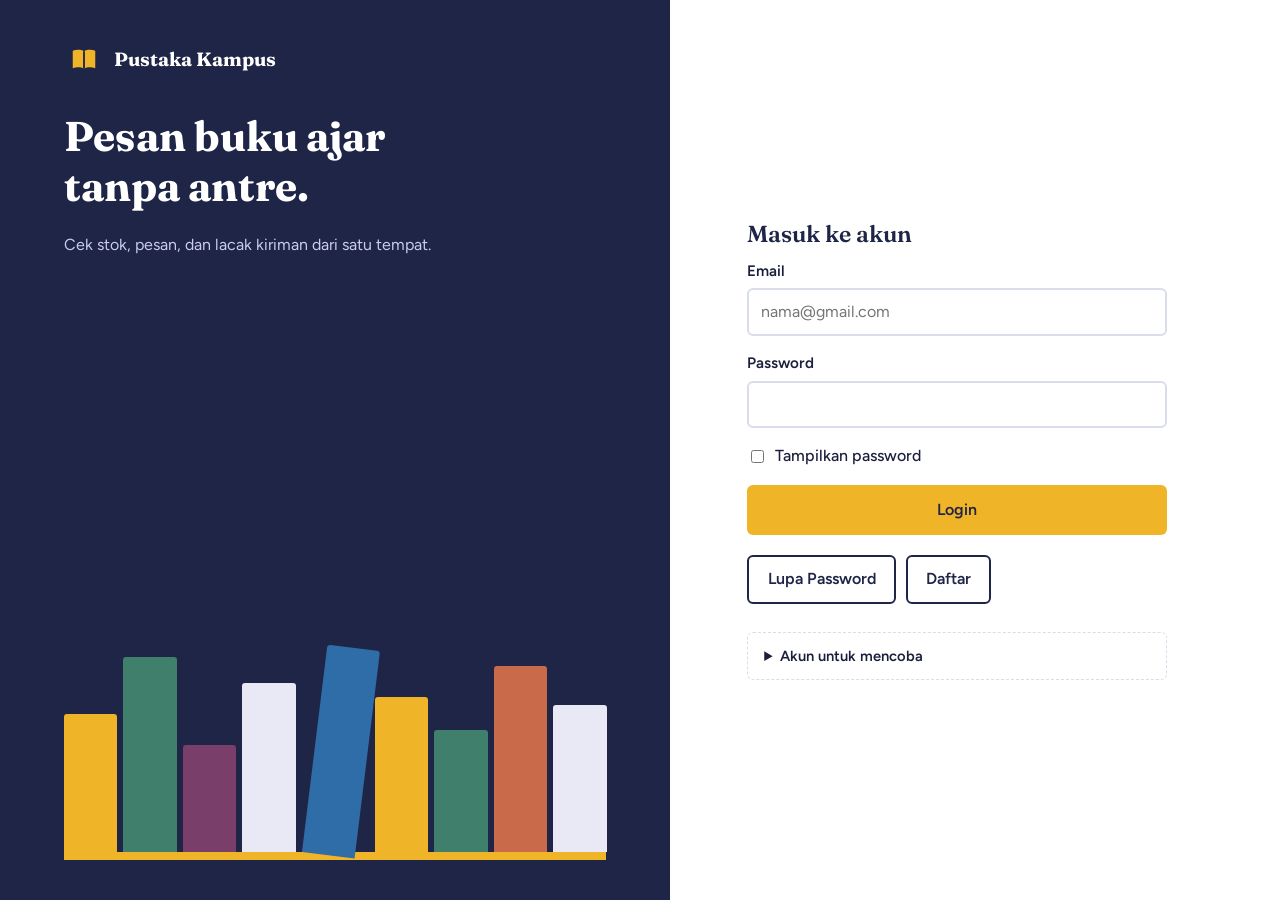
<file: tugas-uts-web1/index.html>
<!DOCTYPE html>
<html lang="id">
<head>
  <meta charset="UTF-8">
  <meta name="viewport" content="width=device-width, initial-scale=1">
  <meta name="description" content="Masuk ke Pustaka Kampus untuk memesan buku ajar dan melacak pengiriman.">
  <title>Masuk | Pustaka Kampus</title>
  <link rel="icon" href="assets/logo.svg" type="image/svg+xml">
  <link rel="preconnect" href="https://fonts.googleapis.com">
  <link rel="preconnect" href="https://fonts.gstatic.com" crossorigin>
  <link rel="stylesheet" href="https://fonts.googleapis.com/css2?family=Figtree:wght@400;500;600;700&family=Fraunces:opsz,wght@9..144,600;9..144,700&display=swap">
  <!-- CSS eksternal -->
  <link rel="stylesheet" href="css/style.css">
  <!-- CSS internal: warna dan tinggi punggung buku pada rak di panel kiri -->
  <style>
    .rak span:nth-child(1){height:62%;background:#F0B429}
    .rak span:nth-child(2){height:88%;background:#3F7F6C}
    .rak span:nth-child(3){height:48%;background:#7A3E6B}
    .rak span:nth-child(4){height:76%;background:#E8E9F5}
    .rak span:nth-child(5){height:94%;background:#2F6DA8;transform:rotate(7deg);transform-origin:bottom left;margin-right:14px}
    .rak span:nth-child(6){height:70%;background:#F0B429}
    .rak span:nth-child(7){height:55%;background:#3F7F6C}
    .rak span:nth-child(8){height:84%;background:#C96A4A}
    .rak span:nth-child(9){height:66%;background:#E8E9F5}
  </style>
</head>
<body class="halaman-login" data-halaman="login">
  <main class="auth">
    <section class="auth-brand" aria-labelledby="judulBrand">
      <div>
        <a class="brand" href="index.html"><img src="assets/logo.svg" alt="" width="40" height="40"><span>Pustaka Kampus</span></a>
        <h1 id="judulBrand">Pesan buku ajar tanpa antre.</h1>
        <p>Cek stok, pesan, dan lacak kiriman dari satu tempat.</p>
      </div>
      <div class="rak" aria-hidden="true">
        <span></span><span></span><span></span><span></span><span></span><span></span><span></span><span></span><span></span>
      </div>
    </section>

    <section class="auth-panel" aria-labelledby="judulLogin">
      <h2 id="judulLogin">Masuk ke akun</h2>
      <form id="formLogin" novalidate>
        <div class="field">
          <label for="email">Email</label>
          <input type="email" id="email" name="email" placeholder="nama@gmail.com" autocomplete="username">
          <small class="pesan-error" role="alert"></small>
        </div>
        <div class="field">
          <label for="password">Password</label>
          <input type="password" id="password" name="password" autocomplete="current-password">
          <small class="pesan-error" role="alert"></small>
        </div>
        <label class="cek"><input type="checkbox" id="lihatPassword"> Tampilkan password</label>
        <button type="submit" class="btn btn-primer btn-penuh">Login</button>
      </form>

      <div class="auth-aksi">
        <button type="button" class="btn btn-garis" id="btnLupa">Lupa Password</button>
        <button type="button" class="btn btn-garis" id="btnDaftar">Daftar</button>
      </div>

      <details class="akun-demo">
        <summary>Akun untuk mencoba</summary>
        <ul>
          <li>rina@gmail.com / rina123 (User)</li>
          <li>agus@gmail.com / agus123 (User)</li>
          <li>siti@gmail.com / siti123 (Admin)</li>
        </ul>
      </details>
    </section>
  </main>

  <!-- Modal Lupa Password -->
  <dialog class="modal" id="dlgLupa" aria-labelledby="jLupa">
    <div class="modal-isi">
      <h2 id="jLupa">Lupa password</h2>
      <p>Masukkan email akun Anda. Kami kirim tautan untuk membuat password baru.</p>
      <form id="formLupa" novalidate>
        <div class="field">
          <label for="emailLupa">Email terdaftar</label>
          <input type="email" id="emailLupa" name="email" placeholder="nama@gmail.com">
          <small class="pesan-error" role="alert"></small>
        </div>
        <p class="hasil-modal" id="hasilLupa" role="status" hidden></p>
        <div class="modal-aksi">
          <button type="button" class="btn btn-garis" data-tutup>Tutup</button>
          <button type="submit" class="btn btn-primer">Kirim tautan</button>
        </div>
      </form>
    </div>
  </dialog>

  <!-- Modal Daftar -->
  <dialog class="modal" id="dlgDaftar" aria-labelledby="jDaftar">
    <div class="modal-isi">
      <h2 id="jDaftar">Buat akun baru</h2>
      <form id="formDaftar" novalidate>
        <div class="field">
          <label for="namaDaftar">Nama lengkap</label>
          <input type="text" id="namaDaftar" name="nama" autocomplete="name">
          <small class="pesan-error" role="alert"></small>
        </div>
        <div class="field">
          <label for="emailDaftar">Email</label>
          <input type="email" id="emailDaftar" name="email" autocomplete="email">
          <small class="pesan-error" role="alert"></small>
        </div>
        <div class="field">
          <label for="passDaftar">Password</label>
          <input type="password" id="passDaftar" name="password" autocomplete="new-password">
          <small class="bantuan">Minimal 6 karakter, kombinasi huruf dan angka.</small>
          <small class="pesan-error" role="alert"></small>
        </div>
        <div class="field">
          <label for="konfDaftar">Ulangi password</label>
          <input type="password" id="konfDaftar" name="konfirmasi" autocomplete="new-password">
          <small class="pesan-error" role="alert"></small>
        </div>
        <div class="modal-aksi">
          <button type="button" class="btn btn-garis" data-tutup>Batal</button>
          <button type="submit" class="btn btn-primer">Daftar</button>
        </div>
      </form>
    </div>
  </dialog>

  <script src="js/data.js"></script>
  <script src="js/script.js"></script>
</body>
</html>
</file>
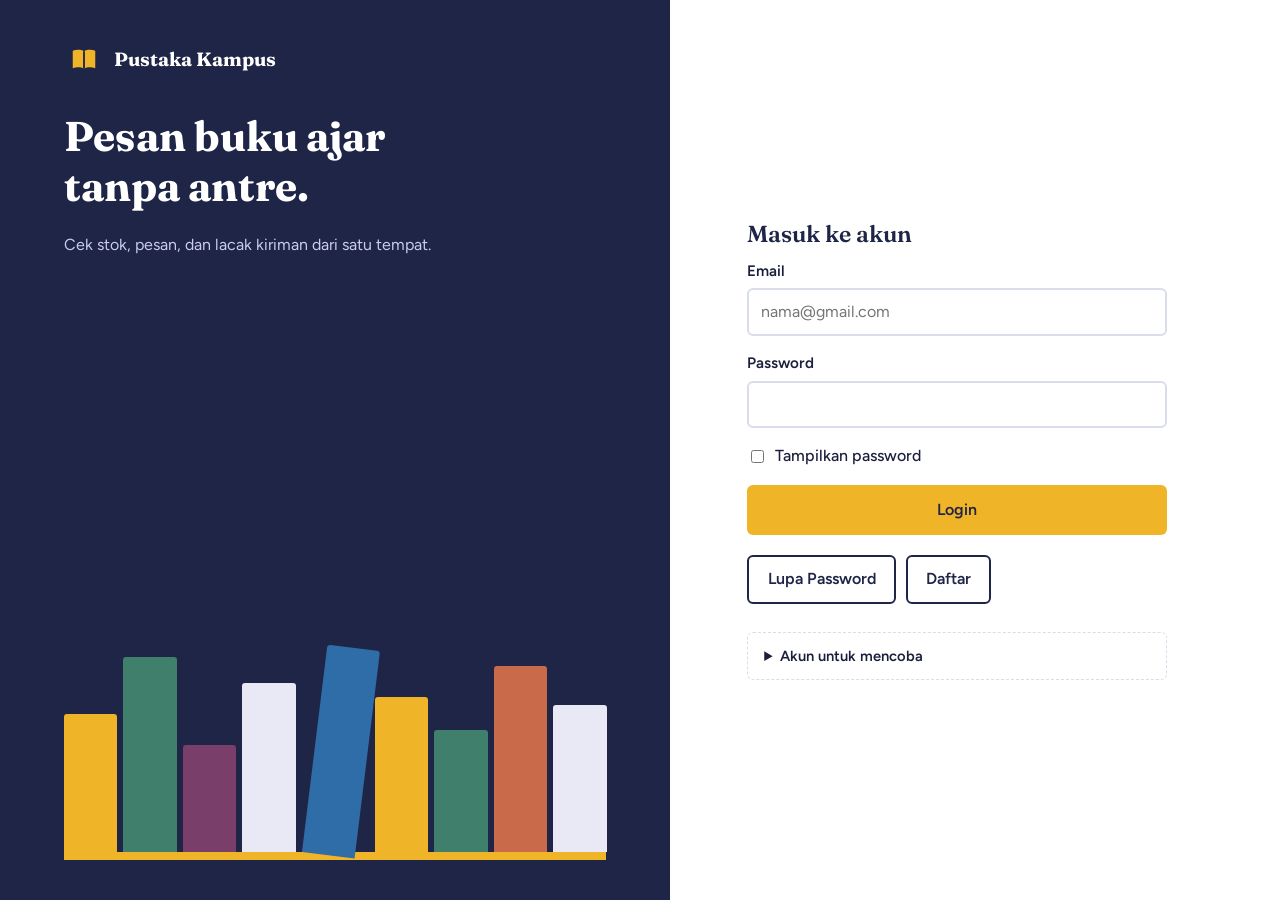
<file: tugas-uts-web1/checkout.html>
<!DOCTYPE html>
<html lang="id">
<head>
  <meta charset="UTF-8">
  <meta name="viewport" content="width=device-width, initial-scale=1">
  <meta name="description" content="Buat pesanan buku di Pustaka Kampus.">
  <title>Pemesanan | Pustaka Kampus</title>
  <link rel="icon" href="assets/logo.svg" type="image/svg+xml">
  <link rel="preconnect" href="https://fonts.googleapis.com">
  <link rel="preconnect" href="https://fonts.gstatic.com" crossorigin>
  <link rel="stylesheet" href="https://fonts.googleapis.com/css2?family=Figtree:wght@400;500;600;700&family=Fraunces:opsz,wght@9..144,600;9..144,700&display=swap">
  <link rel="stylesheet" href="css/style.css">
</head>
<body data-halaman="checkout">
  <header class="topbar">
    <div class="container topbar-isi">
      <a class="brand" href="dashboard.html"><img src="assets/logo.svg" alt="" width="34" height="34"><span>Pustaka Kampus</span></a>
      <nav class="nav" aria-label="Navigasi utama">
        <a href="dashboard.html">Dashboard</a>
        <a href="stok.html">Stok</a>
        <a href="checkout.html" aria-current="page">Pemesanan <span class="badge-nav" id="badgeKeranjang" hidden>0</span></a>
        <a href="tracking.html">Tracking</a>
        <a href="laporan.html">Laporan</a>
        <a href="riwayat.html">Riwayat</a>
      </nav>
      <div class="akun">
        <span id="namaPengguna"></span>
        <button type="button" class="btn btn-garis btn-kecil" id="btnLogout">Keluar</button>
      </div>
    </div>
  </header>

  <main class="konten">
    <div class="container">
      <header class="judul-halaman">
        <h1>Pemesanan buku</h1>
        <p>Atur isi pesanan, lengkapi data pemesan, lalu pilih pembayaran.</p>
      </header>

      <div class="dua-kolom">
        <div>
          <section class="panel" aria-labelledby="hKeranjang">
            <h2 id="hKeranjang">Isi pesanan</h2>
            <div class="tabel-wrap">
              <table class="tabel">
                <caption>Ubah jumlah dengan tombol + dan -, atau hapus buku dari pesanan</caption>
                <thead><tr><th scope="col">Buku</th><th scope="col">Harga</th><th scope="col">Jumlah</th><th scope="col">Subtotal</th><th scope="col">Aksi</th></tr></thead>
                <tbody id="isiKeranjang"></tbody>
              </table>
            </div>
            <form id="formTambah" class="tambah-baris" novalidate>
              <div class="field">
                <label for="pilihBuku">Tambah buku</label>
                <select id="pilihBuku" name="buku"></select>
                <small class="pesan-error" role="alert"></small>
              </div>
              <div class="field">
                <label for="qtyTambah">Jumlah</label>
                <input type="number" id="qtyTambah" name="qty" min="1" value="1">
                <small class="pesan-error" role="alert"></small>
              </div>
              <button type="submit" class="btn btn-garis" style="margin-bottom:1rem">Tambah</button>
            </form>
          </section>

          <section class="panel" aria-labelledby="hPemesan">
            <h2 id="hPemesan">Data pemesan dan pembayaran</h2>
            <form id="formPesan" novalidate>
              <div class="form-grid">
                <div class="field">
                  <label for="namaPemesan">Nama pemesan</label>
                  <input type="text" id="namaPemesan" name="nama" autocomplete="name">
                  <small class="pesan-error" role="alert"></small>
                </div>
                <div class="field">
                  <label for="emailPemesan">Email</label>
                  <input type="email" id="emailPemesan" name="email" autocomplete="email">
                  <small class="pesan-error" role="alert"></small>
                </div>
                <div class="field">
                  <label for="telepon">Nomor HP</label>
                  <input type="tel" id="telepon" name="telepon" placeholder="081234567890" autocomplete="tel">
                  <small class="pesan-error" role="alert"></small>
                </div>
                <div class="field">
                  <label for="kodepos">Kode pos</label>
                  <input type="text" id="kodepos" name="kodepos" inputmode="numeric" maxlength="5" autocomplete="postal-code">
                  <small class="pesan-error" role="alert"></small>
                </div>
                <div class="field lebar">
                  <label for="alamat">Alamat pengiriman</label>
                  <textarea id="alamat" name="alamat" rows="3" autocomplete="street-address"></textarea>
                  <small class="pesan-error" role="alert"></small>
                </div>
                <div class="field lebar">
                  <label for="ekspedisi">Ekspedisi</label>
                  <select id="ekspedisi" name="ekspedisi">
                    <option value="">Pilih ekspedisi...</option>
                    <option value="JNE">JNE (Rp 15.000)</option>
                    <option value="Pos Indonesia">Pos Indonesia (Rp 12.000)</option>
                    <option value="J&amp;T Express">J&amp;T Express (Rp 14.000)</option>
                    <option value="SiCepat">SiCepat (Rp 13.000)</option>
                  </select>
                  <small class="pesan-error" role="alert"></small>
                </div>
                <fieldset class="field lebar">
                  <legend>Metode pembayaran</legend>
                  <div class="opsi-bayar">
                    <label><input type="radio" name="pembayaran" value="Transfer Bank"> Transfer Bank</label>
                    <label><input type="radio" name="pembayaran" value="QRIS"> QRIS</label>
                    <label><input type="radio" name="pembayaran" value="COD"> Bayar di tempat</label>
                    <label><input type="radio" name="pembayaran" value="Kartu Kredit"> Kartu Kredit</label>
                  </div>
                  <small class="pesan-error" role="alert"></small>
                </fieldset>
              </div>
              <button type="submit" class="btn btn-primer btn-penuh">Pesan sekarang</button>
            </form>
          </section>
        </div>

        <aside class="panel sticky" aria-labelledby="hRingkasan">
          <h2 id="hRingkasan">Ringkasan</h2>
          <dl class="ringkasan">
            <div><dt>Subtotal buku</dt><dd id="rSubtotal">Rp 0</dd></div>
            <div><dt>Ongkos kirim</dt><dd id="rOngkir">-</dd></div>
            <div class="total"><dt>Total bayar</dt><dd id="rTotal">Rp 0</dd></div>
          </dl>
        </aside>
      </div>
    </div>
  </main>

  <footer class="footer">
    <div class="container"><p>Pustaka Kampus, tugas UTS Pemrograman Web 1. Data berasal dari js/data.js, tanpa server.</p></div>
  </footer>

  <script src="js/data.js"></script>
  <script src="js/script.js"></script>
</body>
</html>
</file>
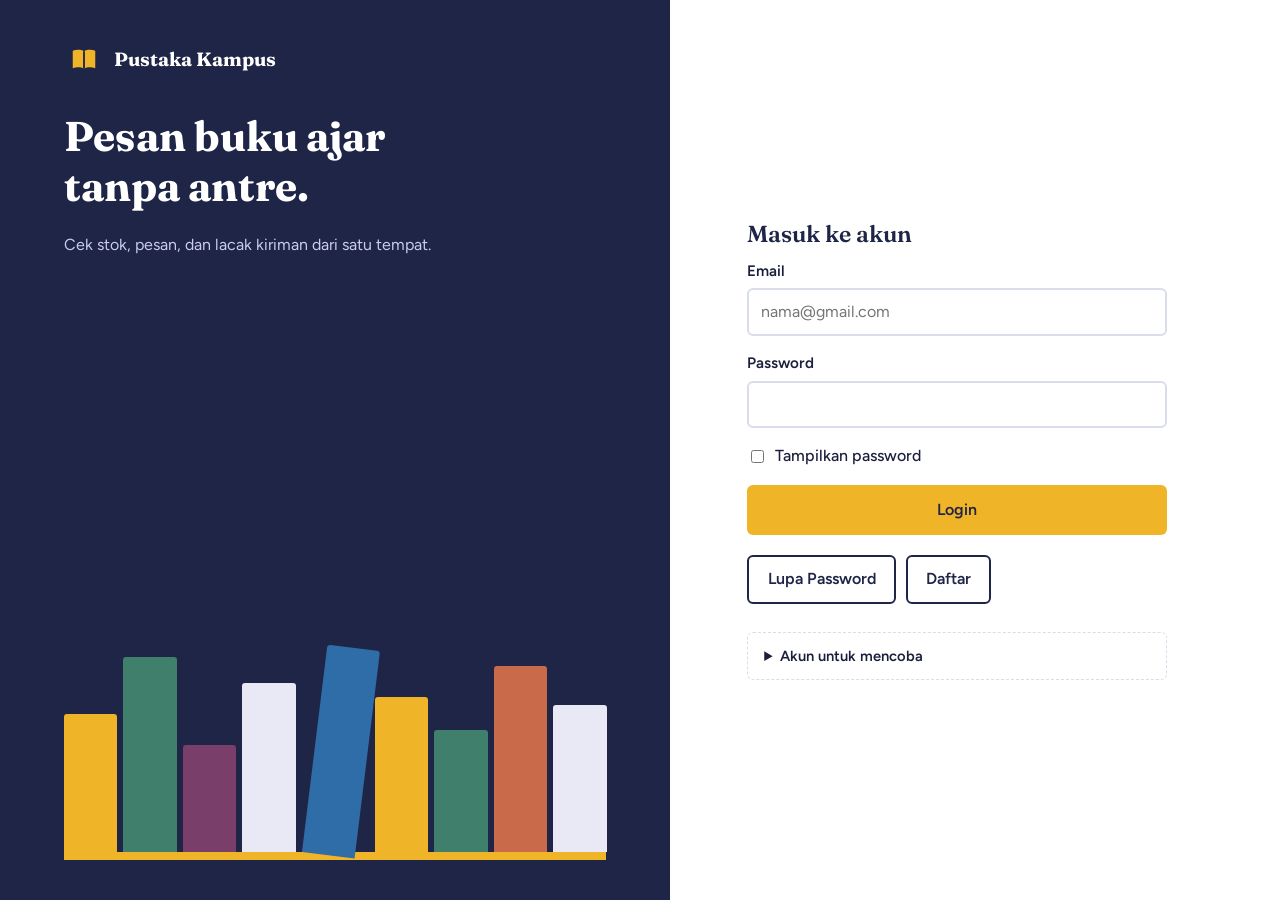
<file: tugas-uts-web1/dashboard.html>
<!DOCTYPE html>
<html lang="id">
<head>
  <meta charset="UTF-8">
  <meta name="viewport" content="width=device-width, initial-scale=1">
  <meta name="description" content="Menu utama Pustaka Kampus.">
  <title>Dashboard | Pustaka Kampus</title>
  <link rel="icon" href="assets/logo.svg" type="image/svg+xml">
  <link rel="preconnect" href="https://fonts.googleapis.com">
  <link rel="preconnect" href="https://fonts.gstatic.com" crossorigin>
  <link rel="stylesheet" href="https://fonts.googleapis.com/css2?family=Figtree:wght@400;500;600;700&family=Fraunces:opsz,wght@9..144,600;9..144,700&display=swap">
  <link rel="stylesheet" href="css/style.css">
</head>
<body data-halaman="dashboard">
  <header class="topbar">
    <div class="container topbar-isi">
      <a class="brand" href="dashboard.html"><img src="assets/logo.svg" alt="" width="34" height="34"><span>Pustaka Kampus</span></a>
      <nav class="nav" aria-label="Navigasi utama">
        <a href="dashboard.html" aria-current="page">Dashboard</a>
        <a href="stok.html">Stok</a>
        <a href="checkout.html">Pemesanan <span class="badge-nav" id="badgeKeranjang" hidden>0</span></a>
        <a href="tracking.html">Tracking</a>
        <a href="laporan.html">Laporan</a>
        <a href="riwayat.html">Riwayat</a>
      </nav>
      <div class="akun">
        <span id="namaPengguna"></span>
        <button type="button" class="btn btn-garis btn-kecil" id="btnLogout">Keluar</button>
      </div>
    </div>
  </header>

  <main class="konten">
    <div class="container">
      <section class="salam" aria-labelledby="salam">
        <div>
          <h1 id="salam">Selamat datang</h1>
          <p>Mau ke mana hari ini?</p>
        </div>
        <div class="jam" aria-live="off"><span id="jam"></span><small id="tanggal"></small></div>
      </section>

      <section aria-label="Menu utama">
        <div class="menu-grid">
          <a class="menu-kartu" href="stok.html"><h2>Informasi Stok</h2><p>Lihat katalog buku, cek ketersediaan, dan tambah stok baru.</p><span>Buka katalog</span></a>
          <a class="menu-kartu" href="tracking.html"><h2>Tracking Pengiriman</h2><p>Lacak paket dengan nomor Delivery Order.</p><span>Lacak paket</span></a>
          <a class="menu-kartu" href="laporan.html"><h2>Laporan Pemesanan</h2><p>Ringkasan penjualan per judul dan metode pembayaran.</p><span>Lihat laporan</span></a>
          <a class="menu-kartu" href="riwayat.html"><h2>History Transaksi</h2><p>Daftar semua pesanan beserta statusnya.</p><span>Buka riwayat</span></a>
        </div>
      </section>

      <section aria-label="Ringkasan">
        <dl class="stat-baris">
          <div class="stat"><dt>Judul buku</dt><dd id="statJudul">0</dd></div>
          <div class="stat"><dt>Total stok</dt><dd id="statStok">0</dd></div>
          <div class="stat"><dt>Pesanan</dt><dd id="statPesanan">0</dd></div>
          <div class="stat"><dt>Nilai transaksi</dt><dd id="statOmzet">Rp 0</dd></div>
        </dl>
        <p><a class="btn btn-primer" href="checkout.html">Buat pesanan baru</a></p>
      </section>
    </div>
  </main>

  <footer class="footer">
    <div class="container"><p>Pustaka Kampus, tugas UTS Pemrograman Web 1. Data berasal dari js/data.js, tanpa server.</p></div>
  </footer>

  <script src="js/data.js"></script>
  <script src="js/script.js"></script>
</body>
</html>
</file>
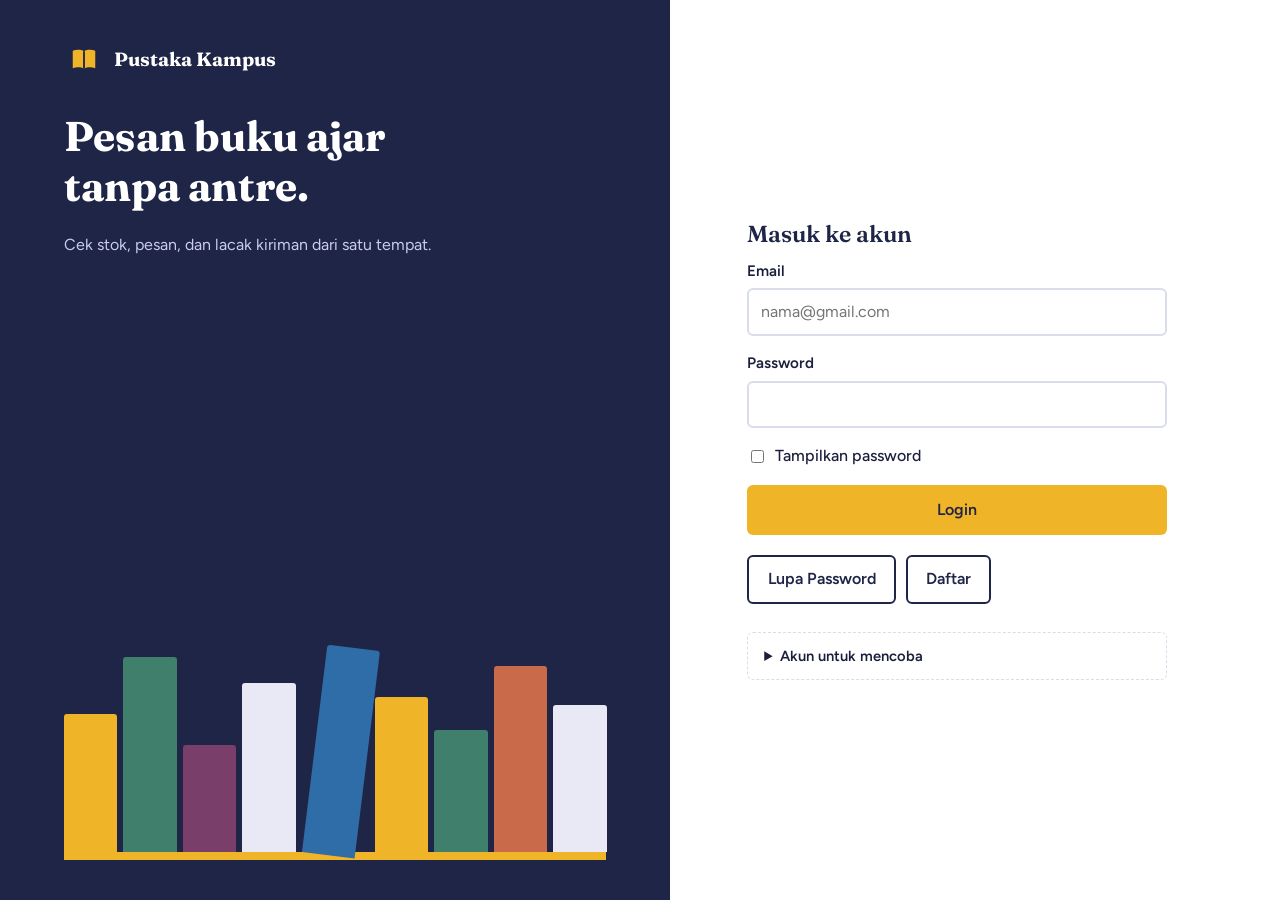
<file: tugas-uts-web1/laporan.html>
<!DOCTYPE html>
<html lang="id">
<head>
  <meta charset="UTF-8">
  <meta name="viewport" content="width=device-width, initial-scale=1">
  <meta name="description" content="Ringkasan penjualan buku.">
  <title>Laporan Pemesanan | Pustaka Kampus</title>
  <link rel="icon" href="assets/logo.svg" type="image/svg+xml">
  <link rel="preconnect" href="https://fonts.googleapis.com">
  <link rel="preconnect" href="https://fonts.gstatic.com" crossorigin>
  <link rel="stylesheet" href="https://fonts.googleapis.com/css2?family=Figtree:wght@400;500;600;700&family=Fraunces:opsz,wght@9..144,600;9..144,700&display=swap">
  <link rel="stylesheet" href="css/style.css">
</head>
<body data-halaman="laporan">
  <header class="topbar">
    <div class="container topbar-isi">
      <a class="brand" href="dashboard.html"><img src="assets/logo.svg" alt="" width="34" height="34"><span>Pustaka Kampus</span></a>
      <nav class="nav" aria-label="Navigasi utama">
        <a href="dashboard.html">Dashboard</a>
        <a href="stok.html">Stok</a>
        <a href="checkout.html">Pemesanan <span class="badge-nav" id="badgeKeranjang" hidden>0</span></a>
        <a href="tracking.html">Tracking</a>
        <a href="laporan.html" aria-current="page">Laporan</a>
        <a href="riwayat.html">Riwayat</a>
      </nav>
      <div class="akun">
        <span id="namaPengguna"></span>
        <button type="button" class="btn btn-garis btn-kecil" id="btnLogout">Keluar</button>
      </div>
    </div>
  </header>

  <main class="konten">
    <div class="container">
      <header class="judul-halaman">
        <h1>Laporan pemesanan</h1>
        <p>Dihitung dari semua pesanan, termasuk dua pesanan contoh dari data.js.</p>
      </header>

      <dl class="stat-baris">
        <div class="stat"><dt>Jumlah pesanan</dt><dd id="lPesanan">0</dd></div>
        <div class="stat"><dt>Buku terjual</dt><dd id="lBuku">0</dd></div>
        <div class="stat"><dt>Nilai transaksi</dt><dd id="lOmzet">Rp 0</dd></div>
        <div class="stat"><dt>Rata-rata per pesanan</dt><dd id="lRata">Rp 0</dd></div>
      </dl>

      <section class="panel" aria-labelledby="hPerJudul">
        <h2 id="hPerJudul">Penjualan per judul</h2>
        <div class="tabel-wrap">
          <table class="tabel">
            <caption>Diurutkan dari nilai penjualan tertinggi</caption>
            <thead><tr><th scope="col">Judul</th><th scope="col">Terjual</th><th scope="col">Nilai</th><th scope="col">Porsi</th></tr></thead>
            <tbody id="isiLaporan"></tbody>
          </table>
        </div>
      </section>

      <div class="form-grid">
        <section class="panel" aria-labelledby="hBayar"><h2 id="hBayar">Metode pembayaran</h2><ul class="daftar-ringkas" id="daftarBayar"></ul></section>
        <section class="panel" aria-labelledby="hEkspedisi"><h2 id="hEkspedisi">Ekspedisi</h2><ul class="daftar-ringkas" id="daftarEkspedisi"></ul></section>
      </div>
      <p class="no-print"><button type="button" class="btn btn-garis" id="btnCetak">Cetak laporan</button></p>
    </div>
  </main>

  <footer class="footer">
    <div class="container"><p>Pustaka Kampus, tugas UTS Pemrograman Web 1. Data berasal dari js/data.js, tanpa server.</p></div>
  </footer>

  <script src="js/data.js"></script>
  <script src="js/script.js"></script>
</body>
</html>
</file>
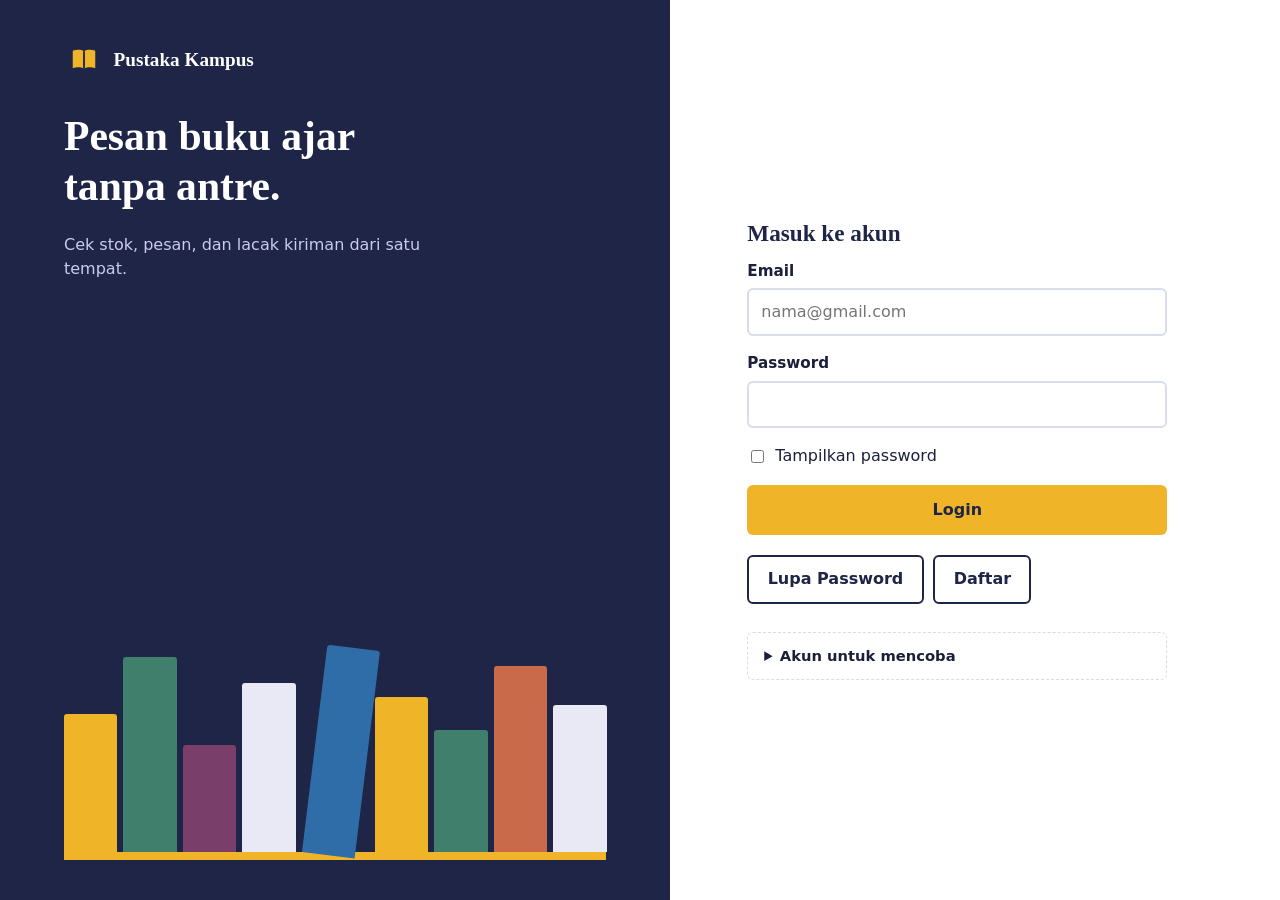
<file: tugas-uts-web1/login.html>
<!DOCTYPE html>
<html lang="id">
<head>
  <meta charset="UTF-8">
  <meta http-equiv="refresh" content="0; url=index.html">
  <title>Login | Pustaka Kampus</title>
</head>
<body>
  <p>Mengarahkan ke <a href="index.html">halaman login</a>...</p>
</body>
</html>
</file>
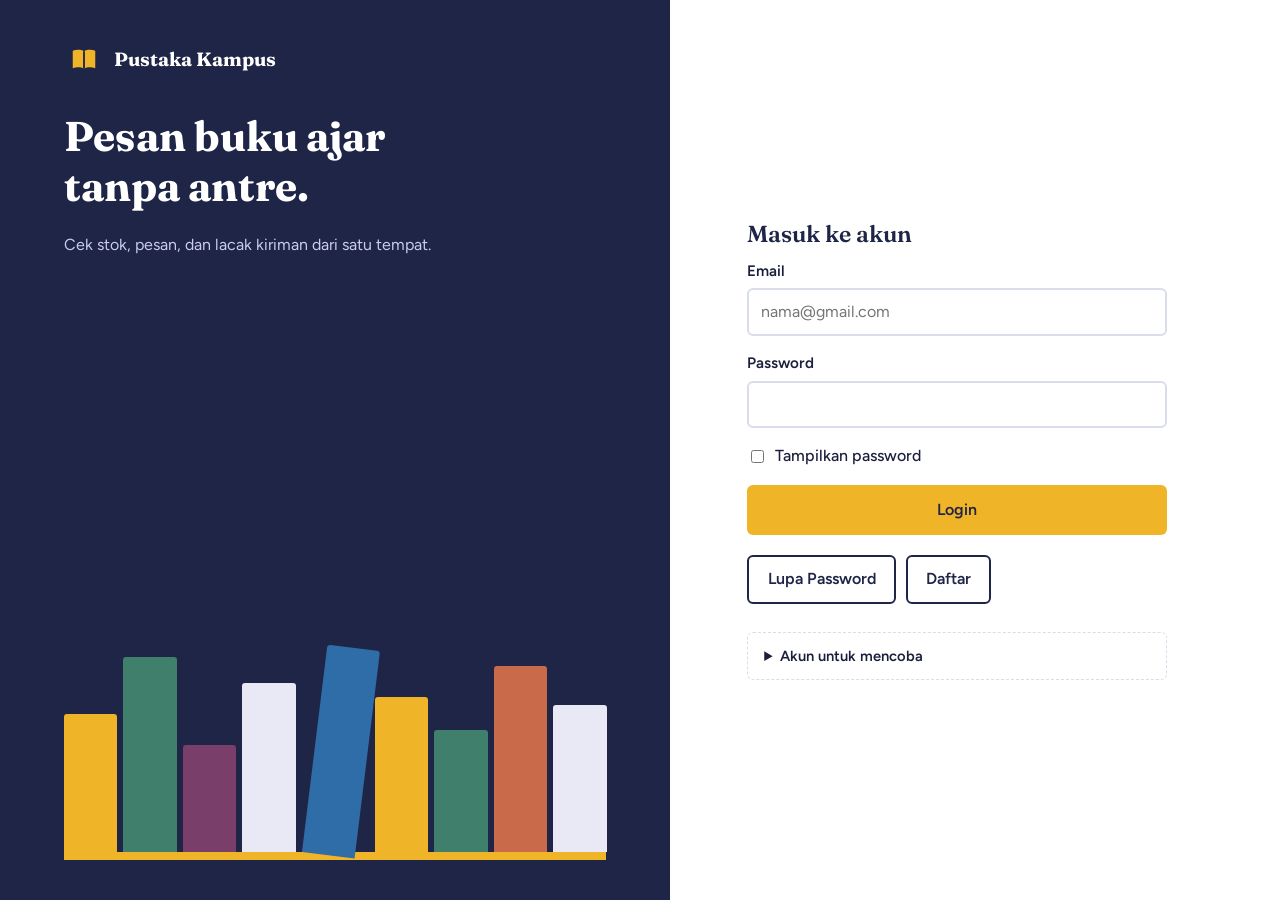
<file: tugas-uts-web1/riwayat.html>
<!DOCTYPE html>
<html lang="id">
<head>
  <meta charset="UTF-8">
  <meta name="viewport" content="width=device-width, initial-scale=1">
  <meta name="description" content="Riwayat pesanan buku.">
  <title>History Transaksi | Pustaka Kampus</title>
  <link rel="icon" href="assets/logo.svg" type="image/svg+xml">
  <link rel="preconnect" href="https://fonts.googleapis.com">
  <link rel="preconnect" href="https://fonts.gstatic.com" crossorigin>
  <link rel="stylesheet" href="https://fonts.googleapis.com/css2?family=Figtree:wght@400;500;600;700&family=Fraunces:opsz,wght@9..144,600;9..144,700&display=swap">
  <link rel="stylesheet" href="css/style.css">
</head>
<body data-halaman="riwayat">
  <header class="topbar">
    <div class="container topbar-isi">
      <a class="brand" href="dashboard.html"><img src="assets/logo.svg" alt="" width="34" height="34"><span>Pustaka Kampus</span></a>
      <nav class="nav" aria-label="Navigasi utama">
        <a href="dashboard.html">Dashboard</a>
        <a href="stok.html">Stok</a>
        <a href="checkout.html">Pemesanan <span class="badge-nav" id="badgeKeranjang" hidden>0</span></a>
        <a href="tracking.html">Tracking</a>
        <a href="laporan.html">Laporan</a>
        <a href="riwayat.html" aria-current="page">Riwayat</a>
      </nav>
      <div class="akun">
        <span id="namaPengguna"></span>
        <button type="button" class="btn btn-garis btn-kecil" id="btnLogout">Keluar</button>
      </div>
    </div>
  </header>

  <main class="konten">
    <div class="container">
      <header class="judul-halaman">
        <h1>History transaksi</h1>
        <p>Semua pesanan, dari yang terbaru. Pesanan contoh dari data.js tidak bisa dihapus.</p>
      </header>

      <section class="panel" aria-labelledby="hRiwayat">
        <h2 id="hRiwayat">Daftar transaksi</h2>
        <div class="alat-tabel">
          <div class="field">
            <label for="cariRiwayat">Cari transaksi</label>
            <input type="search" id="cariRiwayat" placeholder="Nomor DO, nama, atau status">
            <small class="pesan-error" role="alert"></small>
          </div>
        </div>
        <div class="tabel-wrap">
          <table class="tabel">
            <caption>Riwayat pesanan</caption>
            <thead><tr><th scope="col">Tanggal</th><th scope="col">Nomor DO</th><th scope="col">Pemesan</th><th scope="col">Buku</th><th scope="col">Total</th><th scope="col">Status</th><th scope="col">Aksi</th></tr></thead>
            <tbody id="isiRiwayat"></tbody>
          </table>
        </div>
      </section>
    </div>
  </main>

  <footer class="footer">
    <div class="container"><p>Pustaka Kampus, tugas UTS Pemrograman Web 1. Data berasal dari js/data.js, tanpa server.</p></div>
  </footer>

  <script src="js/data.js"></script>
  <script src="js/script.js"></script>
</body>
</html>
</file>
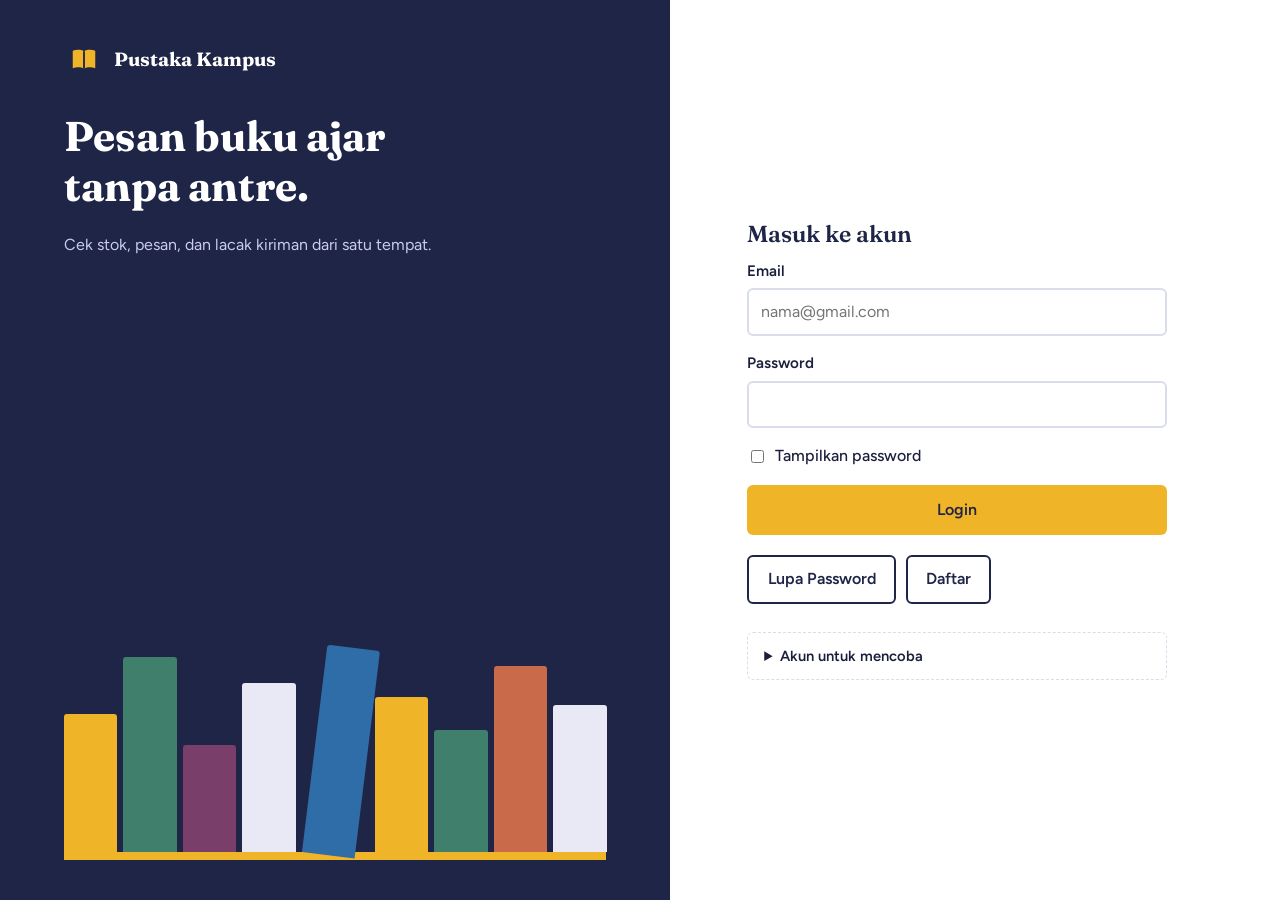
<file: tugas-uts-web1/stok.html>
<!DOCTYPE html>
<html lang="id">
<head>
  <meta charset="UTF-8">
  <meta name="viewport" content="width=device-width, initial-scale=1">
  <meta name="description" content="Katalog dan stok buku Pustaka Kampus.">
  <title>Informasi Stok | Pustaka Kampus</title>
  <link rel="icon" href="assets/logo.svg" type="image/svg+xml">
  <link rel="preconnect" href="https://fonts.googleapis.com">
  <link rel="preconnect" href="https://fonts.gstatic.com" crossorigin>
  <link rel="stylesheet" href="https://fonts.googleapis.com/css2?family=Figtree:wght@400;500;600;700&family=Fraunces:opsz,wght@9..144,600;9..144,700&display=swap">
  <link rel="stylesheet" href="css/style.css">
</head>
<body data-halaman="stok">
  <header class="topbar">
    <div class="container topbar-isi">
      <a class="brand" href="dashboard.html"><img src="assets/logo.svg" alt="" width="34" height="34"><span>Pustaka Kampus</span></a>
      <nav class="nav" aria-label="Navigasi utama">
        <a href="dashboard.html">Dashboard</a>
        <a href="stok.html" aria-current="page">Stok</a>
        <a href="checkout.html">Pemesanan <span class="badge-nav" id="badgeKeranjang" hidden>0</span></a>
        <a href="tracking.html">Tracking</a>
        <a href="laporan.html">Laporan</a>
        <a href="riwayat.html">Riwayat</a>
      </nav>
      <div class="akun">
        <span id="namaPengguna"></span>
        <button type="button" class="btn btn-garis btn-kecil" id="btnLogout">Keluar</button>
      </div>
    </div>
  </header>

  <main class="konten">
    <div class="container">
      <header class="judul-halaman">
        <h1>Informasi stok buku</h1>
        <p>Data katalog dimuat dari js/data.js. Tambahkan baris stok baru lewat form di bawah tabel.</p>
      </header>

      <section class="panel" aria-labelledby="hKatalog">
        <h2 id="hKatalog">Katalog buku</h2>
        <div class="alat-tabel">
          <div class="field">
            <label for="cariBuku">Cari buku</label>
            <input type="search" id="cariBuku" placeholder="Kode atau judul">
            <small class="pesan-error" role="alert"></small>
          </div>
          <p class="muted" id="ringkasStok" role="status"></p>
        </div>
        <div class="tabel-wrap">
          <table class="tabel">
            <caption>Daftar buku dan jumlah stok saat ini</caption>
            <thead>
              <tr><th scope="col">Sampul</th><th scope="col">Kode</th><th scope="col">Judul</th><th scope="col">Stok</th><th scope="col">Status</th><th scope="col">Harga</th><th scope="col">Aksi</th></tr>
            </thead>
            <tbody id="isiKatalog"></tbody>
            <tbody id="barisKosong" hidden><tr><td class="kosong" colspan="7">Tidak ada buku yang cocok dengan pencarian.</td></tr></tbody>
          </table>
        </div>
      </section>

      <section class="panel" aria-labelledby="hTambah">
        <h2 id="hTambah">Tambah baris stok baru</h2>
        <form id="formStok" novalidate>
          <div class="form-grid">
            <div class="field">
              <label for="kode">Kode barang</label>
              <input type="text" id="kode" name="kode" placeholder="EKMA4115" maxlength="8" autocomplete="off">
              <small class="pesan-error" role="alert"></small>
            </div>
            <div class="field">
              <label for="nama">Nama buku</label>
              <input type="text" id="nama" name="nama" autocomplete="off">
              <small class="pesan-error" role="alert"></small>
            </div>
            <div class="field">
              <label for="jenis">Jenis</label>
              <select id="jenis" name="jenis">
                <option value="">Pilih jenis...</option>
                <option>Buku Ajar</option>
                <option>Modul</option>
                <option>Buku Referensi</option>
              </select>
              <small class="pesan-error" role="alert"></small>
            </div>
            <div class="field">
              <label for="edisi">Edisi</label>
              <input type="number" id="edisi" name="edisi" min="1" max="20" value="1">
              <small class="pesan-error" role="alert"></small>
            </div>
            <div class="field">
              <label for="stok">Stok</label>
              <input type="number" id="stok" name="stok" min="0">
              <small class="pesan-error" role="alert"></small>
            </div>
            <div class="field">
              <label for="harga">Harga (Rp)</label>
              <input type="number" id="harga" name="harga" min="1000" step="1000" placeholder="150000">
              <small class="pesan-error" role="alert"></small>
            </div>
            <div class="field lebar">
              <label for="cover">Sampul (opsional)</label>
              <input type="text" id="cover" name="cover" placeholder="img/nama_berkas.jpg">
              <small class="bantuan">Kosongkan jika belum ada gambar, akan tampil inisial judul.</small>
              <small class="pesan-error" role="alert"></small>
            </div>
          </div>
          <button type="submit" class="btn btn-primer">Tambah ke tabel</button>
        </form>
      </section>
    </div>
  </main>

  <footer class="footer">
    <div class="container"><p>Pustaka Kampus, tugas UTS Pemrograman Web 1. Data berasal dari js/data.js, tanpa server.</p></div>
  </footer>

  <script src="js/data.js"></script>
  <script src="js/script.js"></script>
</body>
</html>
</file>
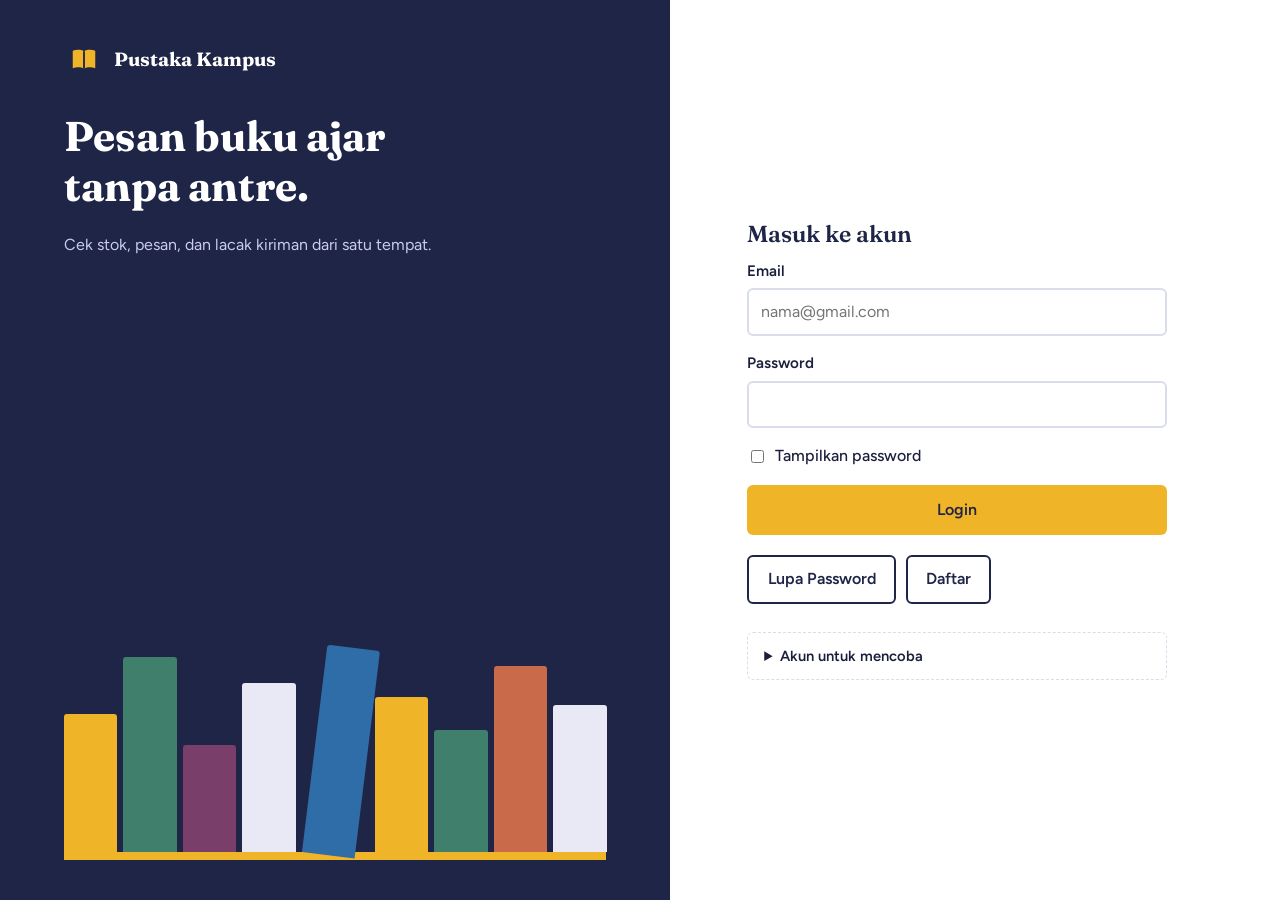
<file: tugas-uts-web1/tracking.html>
<!DOCTYPE html>
<html lang="id">
<head>
  <meta charset="UTF-8">
  <meta name="viewport" content="width=device-width, initial-scale=1">
  <meta name="description" content="Lacak pengiriman dengan nomor Delivery Order.">
  <title>Tracking Pengiriman | Pustaka Kampus</title>
  <link rel="icon" href="assets/logo.svg" type="image/svg+xml">
  <link rel="preconnect" href="https://fonts.googleapis.com">
  <link rel="preconnect" href="https://fonts.gstatic.com" crossorigin>
  <link rel="stylesheet" href="https://fonts.googleapis.com/css2?family=Figtree:wght@400;500;600;700&family=Fraunces:opsz,wght@9..144,600;9..144,700&display=swap">
  <link rel="stylesheet" href="css/style.css">
</head>
<body data-halaman="tracking">
  <header class="topbar">
    <div class="container topbar-isi">
      <a class="brand" href="dashboard.html"><img src="assets/logo.svg" alt="" width="34" height="34"><span>Pustaka Kampus</span></a>
      <nav class="nav" aria-label="Navigasi utama">
        <a href="dashboard.html">Dashboard</a>
        <a href="stok.html">Stok</a>
        <a href="checkout.html">Pemesanan <span class="badge-nav" id="badgeKeranjang" hidden>0</span></a>
        <a href="tracking.html" aria-current="page">Tracking</a>
        <a href="laporan.html">Laporan</a>
        <a href="riwayat.html">Riwayat</a>
      </nav>
      <div class="akun">
        <span id="namaPengguna"></span>
        <button type="button" class="btn btn-garis btn-kecil" id="btnLogout">Keluar</button>
      </div>
    </div>
  </header>

  <main class="konten">
    <div class="container">
      <header class="judul-halaman">
        <h1>Tracking pengiriman</h1>
        <p>Masukkan nomor Delivery Order untuk melihat status paket.</p>
      </header>

      <section class="panel" aria-labelledby="hCari">
        <h2 id="hCari" class="sr-only">Cari pengiriman</h2>
        <form id="formTracking" novalidate>
          <div class="cari-baris">
            <div class="field">
              <label for="nomorDO">Nomor Delivery Order</label>
              <input type="text" id="nomorDO" name="nomorDO" inputmode="numeric" placeholder="20230012" autocomplete="off">
              <small class="pesan-error" role="alert"></small>
            </div>
            <button type="submit" class="btn btn-primer" style="margin-top:1.6rem">Cari</button>
          </div>
        </form>
        <div class="contoh-do">Coba nomor contoh:
          <button type="button" class="btn btn-garis btn-kecil" data-do="20230012">20230012</button>
          <button type="button" class="btn btn-garis btn-kecil" data-do="20230013">20230013</button>
        </div>
      </section>

      <div id="hasilTracking" aria-live="polite"></div>
    </div>
  </main>

  <footer class="footer">
    <div class="container"><p>Pustaka Kampus, tugas UTS Pemrograman Web 1. Data berasal dari js/data.js, tanpa server.</p></div>
  </footer>

  <script src="js/data.js"></script>
  <script src="js/script.js"></script>
</body>
</html>
</file>
<file: tugas-uts-web1/css/style.css>
/* =========================================================
   style.css : gaya eksternal untuk seluruh halaman Pustaka Kampus
   Urutan: token, dasar, tata letak, komponen, halaman, responsif, cetak
   ========================================================= */
:root{
  --ink:#1F2547; --ink-2:#2E3668; --gold:#F0B429; --gold-dk:#D99A0B;
  --sage:#3F7F6C; --plum:#7A3E6B; --sky:#2F6DA8;
  --mist:#EEF0F7; --garis:#D9DDEB; --putih:#fff;
  --text:#1B1F3B; --muted:#596080;
  --danger:#B83A3A; --ok:#2B7A52; --warn:#8A5A00;
  --r-s:6px; --r-m:12px; --r-l:20px;
  --font-judul:'Fraunces',Georgia,'Times New Roman',serif;
  --font-isi:'Figtree',system-ui,-apple-system,'Segoe UI',Roboto,sans-serif;
}
*,*::before,*::after{box-sizing:border-box}
html{-webkit-text-size-adjust:100%}
body{margin:0;font-family:var(--font-isi);color:var(--text);background:var(--mist);line-height:1.55;min-height:100vh;display:flex;flex-direction:column}
h1,h2,h3{font-family:var(--font-judul);line-height:1.2;margin:0 0 .5em;color:var(--ink)}
h1{font-size:clamp(1.8rem,4vw,2.6rem);font-weight:700}
h2{font-size:1.45rem;font-weight:600}
h3{font-size:1.1rem;font-weight:600}
p{margin:0 0 1em}
a{color:var(--ink-2)}
img{max-width:100%}
:focus-visible{outline:3px solid var(--ink-2);outline-offset:2px}
[hidden]{display:none!important}
.sr-only{position:absolute;width:1px;height:1px;overflow:hidden;clip:rect(0 0 0 0);white-space:nowrap}
.muted{color:var(--muted)}

/* ---------- Kerangka halaman ---------- */
.container{width:min(1120px,100% - 2rem);margin-inline:auto}
main.konten{flex:1;padding:2rem 0 3rem}
.judul-halaman{margin-bottom:1.5rem}
.judul-halaman p{color:var(--muted);max-width:60ch;margin:0}
.footer{background:var(--ink);color:#c9cdea;padding:1.25rem 0;font-size:.9rem}
.footer p{margin:0}

/* ---------- Topbar ---------- */
.topbar{background:var(--ink);color:#fff;position:sticky;top:0;z-index:20}
.topbar-isi{display:flex;align-items:center;gap:1.25rem;padding:.7rem 0;flex-wrap:wrap}
.brand{display:flex;align-items:center;gap:.6rem;color:#fff;text-decoration:none;font-family:var(--font-judul);font-weight:700;font-size:1.2rem}
.nav{display:flex;gap:.25rem;flex:1;overflow-x:auto}
.nav a{color:#d6d9f2;text-decoration:none;padding:.45rem .8rem;border-radius:var(--r-s);font-weight:500;white-space:nowrap}
.nav a:hover{background:var(--ink-2);color:#fff}
.nav a[aria-current="page"]{background:var(--gold);color:var(--ink);font-weight:700}
.badge-nav{display:inline-block;min-width:1.35rem;padding:0 .35rem;margin-left:.3rem;border-radius:99px;background:var(--gold);color:var(--ink);font-size:.78rem;font-weight:700;text-align:center}
.nav a[aria-current="page"] .badge-nav{background:var(--ink);color:var(--gold)}
.akun{display:flex;align-items:center;gap:.7rem;font-size:.92rem}
.topbar .btn-garis{border-color:#8f95c9;color:#fff}
.topbar .btn-garis:hover{background:var(--ink-2)}

/* ---------- Tombol ---------- */
.btn{font:inherit;font-weight:600;padding:.65rem 1.15rem;border-radius:var(--r-s);border:2px solid transparent;cursor:pointer;text-decoration:none;display:inline-flex;align-items:center;justify-content:center;gap:.4rem;transition:background .15s,color .15s,border-color .15s}
.btn-primer{background:var(--gold);color:var(--ink)}
.btn-primer:hover{background:var(--gold-dk)}
.btn-garis{background:transparent;border-color:var(--ink);color:var(--ink)}
.btn-garis:hover{background:var(--ink);color:#fff}
.btn-bahaya{background:transparent;border-color:var(--danger);color:var(--danger)}
.btn-bahaya:hover{background:var(--danger);color:#fff}
.btn-kecil{padding:.3rem .7rem;font-size:.88rem}
.btn-penuh{width:100%}
.btn:disabled{opacity:.5;cursor:not-allowed}
.tautan{background:none;border:0;padding:0;font:inherit;color:var(--ink-2);text-decoration:underline;cursor:pointer}

/* ---------- Form ---------- */
.field{margin-bottom:1rem;border:0;padding:0;min-width:0}
.field label,.field legend{display:block;font-weight:600;margin-bottom:.3rem;padding:0;font-size:.95rem}
.field input,.field select,.field textarea{width:100%;font:inherit;color:var(--text);background:#fff;border:2px solid var(--garis);border-radius:var(--r-s);padding:.6rem .75rem}
.field input:focus,.field select:focus,.field textarea:focus{border-color:var(--ink-2);outline:none;box-shadow:0 0 0 3px rgba(46,54,104,.18)}
.field .bantuan{display:block;color:var(--muted);font-size:.85rem;margin-top:.25rem}
.pesan-error{display:block;min-height:0;color:var(--danger);font-size:.85rem;margin-top:.25rem}
.field.invalid input,.field.invalid select,.field.invalid textarea{border-color:var(--danger);background:#fff6f6}
.form-grid{display:grid;grid-template-columns:repeat(2,minmax(0,1fr));gap:0 1rem}
.form-grid .lebar{grid-column:1/-1}
.opsi-bayar{display:grid;grid-template-columns:repeat(auto-fit,minmax(150px,1fr));gap:.5rem}
.opsi-bayar label{display:flex;align-items:center;gap:.5rem;font-weight:500;border:2px solid var(--garis);border-radius:var(--r-s);padding:.55rem .75rem;background:#fff;cursor:pointer;margin:0}
.opsi-bayar input{width:auto}
.opsi-bayar label:has(input:checked){border-color:var(--ink);background:#f3f4fb}
.cek{display:flex;align-items:center;gap:.5rem;font-weight:500;margin-bottom:1rem}
.cek input{width:auto}

/* ---------- Panel, kartu, statistik ---------- */
.panel{background:var(--putih);border-radius:var(--r-m);padding:1.5rem;box-shadow:0 1px 0 var(--garis),0 8px 24px -16px rgba(31,37,71,.25);margin-bottom:1.5rem}
.panel > h2:first-child,.panel > h3:first-child{margin-top:0}
.dua-kolom{display:grid;grid-template-columns:minmax(0,1.6fr) minmax(0,1fr);gap:1.5rem;align-items:start}
.dua-kolom > .panel{margin-bottom:0}
.sticky{position:sticky;top:5rem}
.stat-baris{display:grid;grid-template-columns:repeat(auto-fit,minmax(190px,1fr));gap:1rem;margin-bottom:1.5rem}
.stat{background:#fff;border-radius:var(--r-s);padding:1rem 1.2rem;border-left:6px solid var(--gold)}
.stat:nth-child(2){border-left-color:var(--sage)}
.stat:nth-child(3){border-left-color:var(--sky)}
.stat:nth-child(4){border-left-color:var(--plum)}
.stat dt{color:var(--muted);font-size:.9rem}
.stat dd{margin:0;font-family:var(--font-judul);font-size:1.7rem;font-weight:700;color:var(--ink)}

/* ---------- Tabel ---------- */
.tabel-wrap{overflow-x:auto;border:1px solid var(--garis);border-radius:var(--r-s)}
table.tabel{width:100%;border-collapse:collapse;background:#fff;font-size:.95rem}
.tabel caption{text-align:left;padding:.6rem .8rem;color:var(--muted);font-size:.9rem;caption-side:bottom}
.tabel th,.tabel td{padding:.65rem .8rem;text-align:left;border-bottom:1px solid var(--garis);vertical-align:middle}
.tabel thead th{background:var(--ink);color:#fff;font-weight:600;white-space:nowrap}
.tabel tbody tr:hover{background:#f7f8fd}
.tabel .angka{text-align:right;font-variant-numeric:tabular-nums;white-space:nowrap}
.tabel .aksi{white-space:nowrap}
.tabel .aksi .btn+.btn{margin-left:.3rem}
.tabel small{display:block;color:var(--muted)}
.baris-baru{animation:sorot 2.2s ease-out}
@keyframes sorot{from{background:#fff1c7}to{background:transparent}}
.kosong{text-align:center;padding:2rem 1rem!important;color:var(--muted)}
.cover-kecil{display:block;width:44px;height:64px;object-fit:cover;border-radius:3px;box-shadow:0 1px 4px rgba(0,0,0,.3)}
.cover-ph{display:grid;place-items:center;width:44px;height:64px;border-radius:3px;background:var(--ink-2);color:var(--gold);font-family:var(--font-judul);font-weight:700}

/* ---------- Badge status ---------- */
.badge{display:inline-block;padding:.15rem .6rem;border-radius:99px;font-size:.82rem;font-weight:700;white-space:nowrap}
.badge-aman{background:#dff3e8;color:var(--ok)}
.badge-tipis{background:#fff0cc;color:var(--warn)}
.badge-habis{background:#fbe1e1;color:var(--danger)}
.badge-proses{background:#fff0cc;color:var(--warn)}
.badge-kirim{background:#e0ecf8;color:var(--sky)}
.badge-jalan{background:#efe1ec;color:var(--plum)}
.badge-selesai{background:#dff3e8;color:var(--ok)}
.badge-admin{background:var(--gold);color:var(--ink)}

/* ---------- Modal (dialog) ---------- */
dialog.modal{border:0;border-radius:var(--r-l);padding:0;width:min(520px,92vw);max-height:90vh;color:var(--text);box-shadow:0 24px 60px -12px rgba(0,0,0,.45)}
dialog.modal::backdrop{background:rgba(31,37,71,.6)}
dialog.modal-lebar{width:min(680px,94vw)}
.modal-isi{padding:1.75rem}
.modal-isi h2{margin-top:0}
.modal-aksi{display:flex;justify-content:flex-end;gap:.6rem;margin-top:1.25rem;flex-wrap:wrap}
.modal-galat{border-top:8px solid var(--danger)}
.modal-ok{border-top:8px solid var(--ok)}
.modal-info{border-top:8px solid var(--gold)}
.modal-tutup{float:right;background:none;border:0;font-size:1.6rem;line-height:1;cursor:pointer;color:var(--muted)}
.hasil-modal{padding:.7rem .9rem;border-radius:var(--r-s);background:#e6f4ec;color:var(--ok);margin-bottom:1rem}

/* ---------- Toast ---------- */
.toast-wadah{position:fixed;right:1rem;bottom:1rem;display:grid;gap:.5rem;z-index:50}
.toast{background:var(--ink);color:#fff;padding:.7rem 1rem;border-radius:var(--r-s);box-shadow:0 8px 20px rgba(0,0,0,.3);border-left:6px solid var(--gold);max-width:320px}
.toast-galat{border-left-color:#ff8080}

/* ---------- Halaman login ---------- */
body.halaman-login{display:block}
.auth{display:grid;grid-template-columns:1.1fr 1fr;min-height:100vh}
.auth-brand{background:var(--ink);color:#fff;padding:2.5rem clamp(1.5rem,5vw,4rem);display:flex;flex-direction:column;justify-content:space-between;gap:2rem;overflow:hidden}
.auth-brand h1{color:#fff;max-width:14ch;margin-top:2rem}
.auth-brand p{color:#c9cdea;max-width:38ch}
.auth-panel{display:flex;flex-direction:column;justify-content:center;padding:2.5rem clamp(1.5rem,6vw,5rem);background:#fff}
.auth-panel form{max-width:420px}
.auth-aksi{display:flex;gap:.6rem;flex-wrap:wrap;margin-top:1.25rem}
.akun-demo{margin-top:1.75rem;max-width:420px;border:1px dashed var(--garis);border-radius:var(--r-s);padding:.7rem 1rem;font-size:.92rem}
.akun-demo summary{cursor:pointer;font-weight:600}
.akun-demo ul{margin:.6rem 0 0;padding-left:1.1rem}
.rak{display:flex;align-items:flex-end;gap:6px;height:230px;border-bottom:8px solid var(--gold)}
.rak span{flex:1;border-radius:3px 3px 0 0}

/* ---------- Dashboard ---------- */
.salam{background:var(--ink);color:#fff;border-radius:var(--r-l);padding:2rem clamp(1.25rem,4vw,2.5rem);margin-bottom:1.5rem;display:flex;justify-content:space-between;align-items:flex-end;gap:1rem;flex-wrap:wrap}
.salam h1{color:#fff;margin:0 0 .3rem}
.salam p{margin:0;color:#c9cdea}
.jam{font-family:var(--font-judul);font-size:2.4rem;font-weight:600;color:var(--gold);text-align:right;line-height:1}
.jam small{display:block;font-family:var(--font-isi);font-size:.9rem;color:#c9cdea;font-weight:400;margin-top:.3rem}
.menu-grid{display:grid;grid-template-columns:repeat(auto-fit,minmax(240px,1fr));gap:1rem;margin-bottom:1.5rem}
.menu-kartu{display:block;background:#fff;border-radius:var(--r-m);padding:1.4rem 1.4rem 1.2rem;text-decoration:none;color:var(--text);border-top:10px solid var(--ink);box-shadow:0 1px 0 var(--garis);transition:transform .15s,box-shadow .15s}
.menu-kartu:hover{transform:translateY(-3px);box-shadow:0 14px 26px -14px rgba(31,37,71,.5)}
.menu-kartu:nth-child(2){border-top-color:var(--sage)}
.menu-kartu:nth-child(3){border-top-color:var(--gold)}
.menu-kartu:nth-child(4){border-top-color:var(--plum)}
.menu-kartu h2{margin-bottom:.3rem}
.menu-kartu p{color:var(--muted);margin:0 0 .8rem;font-size:.95rem}
.menu-kartu span{font-weight:700;color:var(--ink-2);text-decoration:underline}

/* ---------- Stok, checkout ---------- */
.alat-tabel{display:flex;justify-content:space-between;align-items:center;gap:1rem;flex-wrap:wrap;margin-bottom:1rem}
.alat-tabel .field{margin:0;flex:1;min-width:220px;max-width:360px}
.qty{display:inline-flex;align-items:center}
.qty button{width:2rem;height:2.1rem;border:2px solid var(--garis);background:#fff;font:inherit;font-weight:700;cursor:pointer}
.qty button:first-child{border-radius:var(--r-s) 0 0 var(--r-s)}
.qty button:last-child{border-radius:0 var(--r-s) var(--r-s) 0}
.qty input{width:3.4rem;height:2.1rem;text-align:center;border:2px solid var(--garis);border-inline:0;font:inherit;border-radius:0}
.ringkasan{margin:0}
.ringkasan div{display:flex;justify-content:space-between;padding:.45rem 0;border-bottom:1px solid var(--garis)}
.ringkasan dt{color:var(--muted)}
.ringkasan dd{margin:0;font-variant-numeric:tabular-nums}
.ringkasan .total{border-bottom:0;font-weight:700;font-size:1.2rem;padding-top:.8rem}
.ringkasan .total dt{color:var(--ink)}
.tambah-baris{display:grid;grid-template-columns:minmax(0,1fr) 90px auto;gap:.6rem;align-items:end;margin-top:1rem}
.tambah-baris .field{margin:0}

/* ---------- Tracking ---------- */
.cari-baris{display:flex;gap:.6rem;align-items:flex-start;flex-wrap:wrap}
.cari-baris .field{flex:1;min-width:240px;margin:0}
.contoh-do{display:flex;gap:.5rem;align-items:center;flex-wrap:wrap;margin-top:.9rem;color:var(--muted);font-size:.92rem}
.hasil-kepala{display:flex;justify-content:space-between;gap:1rem;flex-wrap:wrap;align-items:flex-start;margin-bottom:1rem}
.hasil-kepala h2{margin:0}
.progress{height:14px;background:var(--garis);border-radius:99px;overflow:hidden;margin:1rem 0 .6rem}
.progress-isi{height:100%;background:linear-gradient(90deg,var(--sage),var(--gold));border-radius:99px;transition:width .7s ease}
.tahap{list-style:none;display:grid;grid-template-columns:repeat(4,1fr);gap:.4rem;margin:0 0 1.5rem;padding:0;font-size:.88rem;color:var(--muted)}
.tahap li{text-align:center;padding-top:.2rem}
.tahap li::before{content:"";display:block;width:14px;height:14px;border-radius:50%;background:var(--garis);margin:0 auto .3rem}
.tahap li.capai{color:var(--ink);font-weight:700}
.tahap li.capai::before{background:var(--sage)}
.detail-grid{display:grid;grid-template-columns:repeat(auto-fit,minmax(200px,1fr));gap:1rem;margin:0 0 1.5rem}
.detail-grid dt{color:var(--muted);font-size:.88rem}
.detail-grid dd{margin:0;font-weight:700}
.timeline{list-style:none;margin:0;padding:0 0 0 1.2rem;border-left:3px solid var(--garis)}
.timeline li{position:relative;padding:0 0 1.1rem 1rem}
.timeline li::before{content:"";position:absolute;left:-1.72rem;top:.35rem;width:12px;height:12px;border-radius:50%;background:var(--garis);border:2px solid #fff}
.timeline li:first-child::before{background:var(--gold)}
.timeline time{display:block;color:var(--muted);font-size:.85rem}
.galat-panel{border-left:6px solid var(--danger)}

/* ---------- Laporan ---------- */
.batang{display:block;height:10px;border-radius:99px;background:var(--garis);min-width:120px;overflow:hidden}
.batang i{display:block;height:100%;background:var(--sage)}
.daftar-ringkas{list-style:none;margin:0;padding:0}
.daftar-ringkas li{display:flex;justify-content:space-between;padding:.5rem 0;border-bottom:1px solid var(--garis)}

/* ---------- Responsif ---------- */
@media (max-width:900px){
  .auth{grid-template-columns:1fr}
  .auth-brand{padding-block:1.75rem}
  .rak{height:120px}
  .dua-kolom{grid-template-columns:1fr}
  .sticky{position:static}
  .jam{text-align:left}
}
@media (max-width:600px){
  .form-grid{grid-template-columns:1fr}
  .tambah-baris{grid-template-columns:1fr}
  .tahap{font-size:.75rem}
  .topbar-isi{gap:.6rem}
  .nav{order:3;flex-basis:100%}
}
@media (prefers-reduced-motion:reduce){
  *{transition:none!important;animation:none!important}
}
@media print{
  .topbar,.footer,.no-print,.toast-wadah{display:none!important}
  body{background:#fff}
  .panel{box-shadow:none;border:1px solid #bbb}
}
</file>
